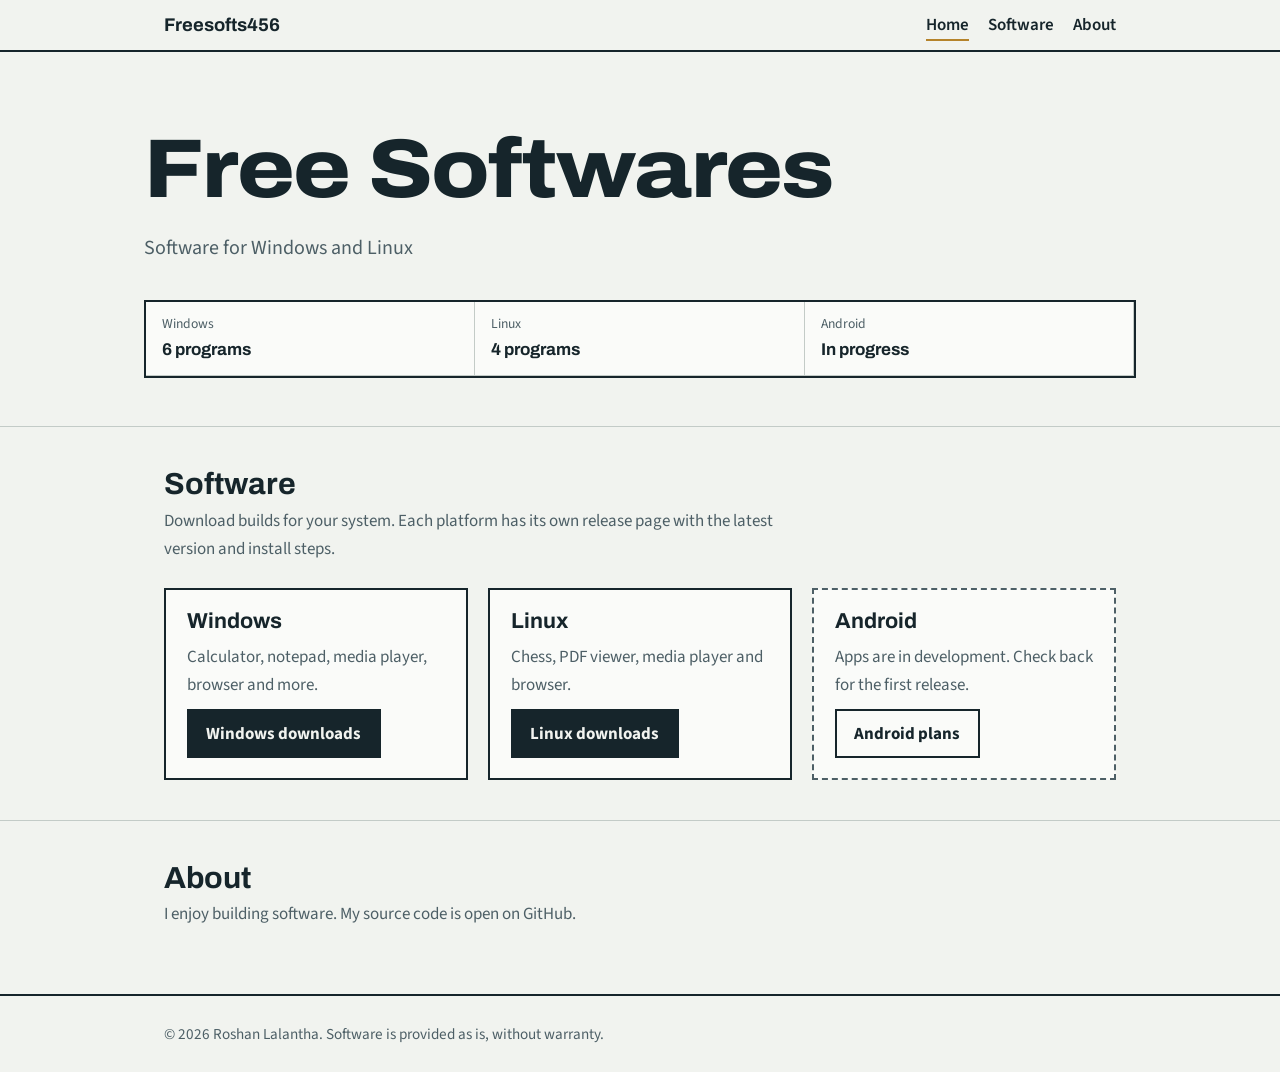
<file: index.html>
<!DOCTYPE html>
<html lang="en">
<head>
<meta charset="utf-8">
<meta name="viewport" content="width=device-width, initial-scale=1">
<title>Free Softwares </title>
<meta name="description" content="Free Windows and Linux software, with Android apps coming soon">
<link rel="preconnect" href="https://fonts.googleapis.com"><link rel="preconnect" href="https://fonts.gstatic.com" crossorigin>
<link href="https://fonts.googleapis.com/css2?family=Archivo:wdth,wght@100..125,400..800&family=Source+Sans+3:wght@400;600&display=swap" rel="stylesheet">
<link rel="stylesheet" href="style.css">
</head>
<body>
<header><div class="wrap">
<a class="brand" href="index.html">Freesofts456</a>
<nav aria-label="Main"><a href="index.html" aria-current="page">Home</a><a href="software.html">Software</a><a href="#about">About</a></nav>
</div></header>
<main>
<div class="wrap hero">
<h1>Free Softwares</h1>
<p>Software for Windows and Linux</p>
<div class="block" aria-label="Quick facts">
<div><small>Windows</small><b>6 programs</b></div>
<div><small>Linux</small><b>4 programs</b></div>
<div><small>Android</small><b>In progress</b></div>
</div>
</div>
<section id="software"><div class="wrap">
<h2>Software</h2>
<p class="lead">Download builds for your system. Each platform has its own release page with the latest version and install steps.</p>
<div class="grid">
<div class="item"><h3>Windows</h3><p>Calculator, notepad, media player, browser and more.</p><a class="btn" href="software.html#windows">Windows downloads</a></div>
<div class="item"><h3>Linux</h3><p>Chess, PDF viewer, media player and browser.</p><a class="btn" href="software.html#linux">Linux downloads</a></div>
<div class="item soon"><h3>Android</h3><p>Apps are in development. Check back for the first release.</p><a class="btn alt" href="software.html#android">Android plans</a></div>
</div>
</div></section>
<section id="about"><div class="wrap">
<h2>About</h2>
<p class="lead">I enjoy building software. My source code is open on GitHub.</p>
</div></section>
</main>
<footer><div class="wrap">© 2026 Roshan Lalantha. Software is provided as is, without warranty.</div></footer>
</body>
</html>
</file>
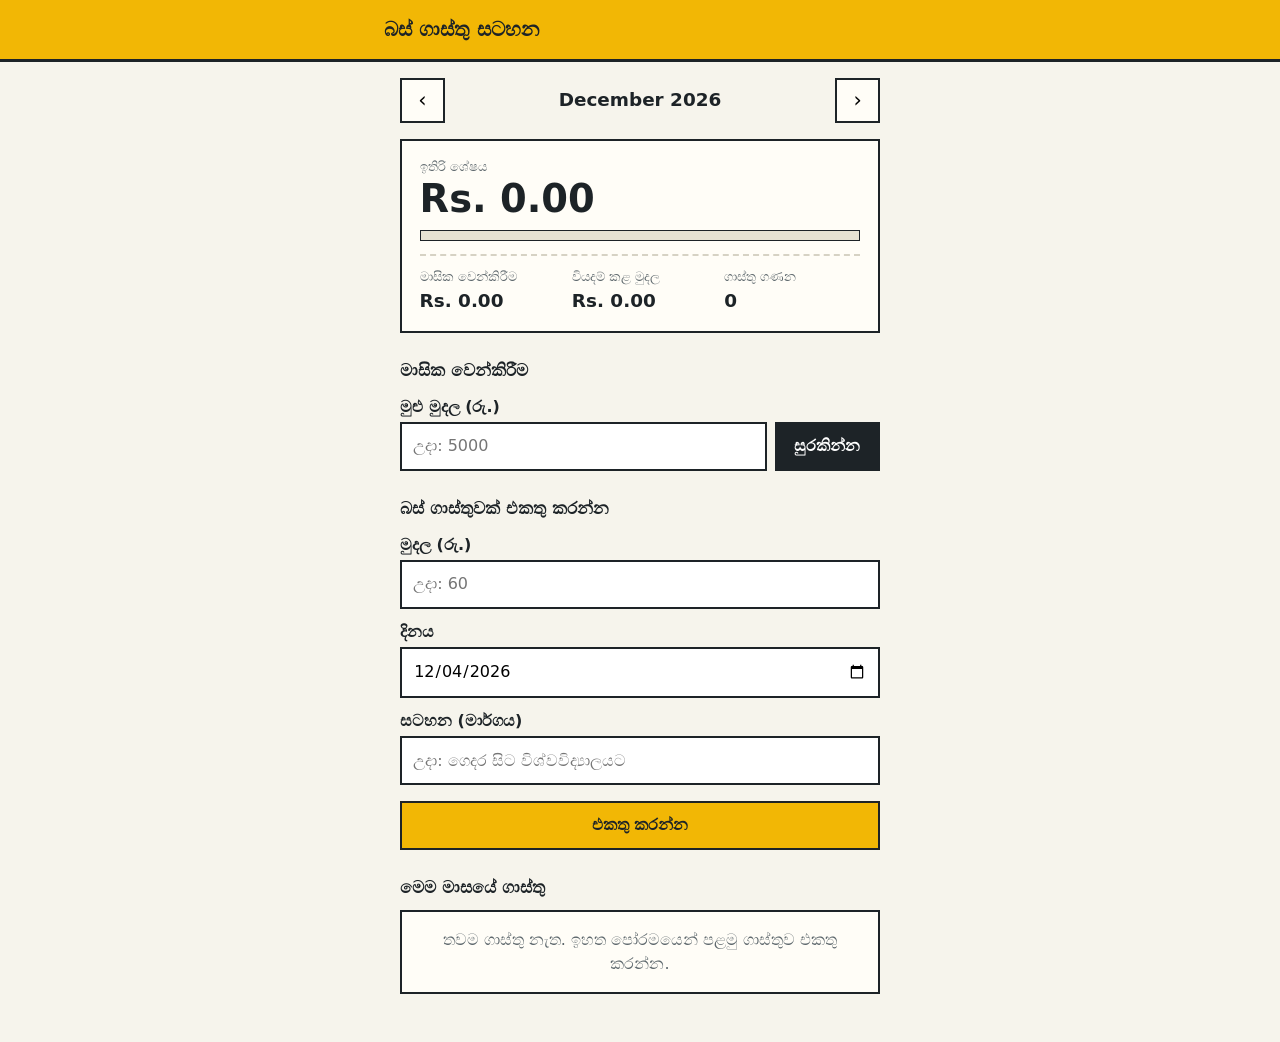
<file: Monthly Expenditures/index.html>
<!DOCTYPE html>
<html lang="si">
<head>
<meta charset="utf-8">
<meta name="viewport" content="width=device-width, initial-scale=1, viewport-fit=cover">
<meta name="theme-color" content="#f2b705">
<link rel="manifest" href="manifest.webmanifest">
<link rel="icon" href="icon-192.png">
<title>බස් ගාස්තු සටහන</title>
<style>
:root{--paper:#f6f4ec;--ink:#1d2327;--mute:#5d676c;--line:#d6d2c4;--bus:#f2b705;--ok:#1d6b4a;--bad:#b3261e;--card:#fffdf7}
*{box-sizing:border-box}
body{margin:0;background:var(--paper);color:var(--ink);font:1rem/1.5 system-ui,-apple-system,"Noto Sans Sinhala","Iskoola Pota",sans-serif;padding:env(safe-area-inset-top) 0 env(safe-area-inset-bottom)}
.wrap{max-width:32rem;margin:0 auto;padding:0 1rem 3rem}
header{background:var(--bus);border-bottom:3px solid var(--ink);padding:.9rem 1rem}
header h1{margin:0;font-size:1.25rem;max-width:32rem;margin:0 auto}
.month{display:flex;align-items:center;justify-content:space-between;margin:1rem 0}
.month b{font-size:1.15rem}
button,input{font:inherit}
.icon{width:2.8rem;height:2.8rem;border:2px solid var(--ink);background:var(--card);font-size:1.3rem;cursor:pointer}
.ticket{background:var(--card);border:2px solid var(--ink);padding:1rem 1.1rem;position:relative}
.ticket small{display:block;color:var(--mute)}
.bal{font-size:2.4rem;font-weight:800;line-height:1.1;margin:.1rem 0 .6rem}
.bal.neg{color:var(--bad)}
.bar{height:.7rem;background:#e6e2d2;border:1px solid var(--ink)}
.bar i{display:block;height:100%;background:var(--ink);width:0}
.bar.over i{background:var(--bad)}
.row{display:flex;justify-content:space-between;gap:1rem;margin-top:.8rem;border-top:2px dashed var(--line);padding-top:.7rem}
.row div{flex:1}
.row b{font-size:1.15rem}
h2{font-size:1.05rem;margin:1.6rem 0 .6rem}
label{display:block;font-weight:600;margin:.7rem 0 .2rem}
input{width:100%;padding:.65rem .7rem;border:2px solid var(--ink);background:#fff;border-radius:0}
input:focus-visible,button:focus-visible{outline:3px solid var(--bus);outline-offset:2px}
.inline{display:flex;gap:.5rem}
.inline input{flex:1}
.btn{background:var(--ink);color:#fff;border:2px solid var(--ink);padding:.65rem 1.1rem;font-weight:700;cursor:pointer}
.btn.full{width:100%;margin-top:1rem;background:var(--bus);color:var(--ink)}
ul{list-style:none;margin:0;padding:0;border:2px solid var(--ink);background:var(--card)}
li{display:flex;align-items:center;gap:.7rem;padding:.6rem .8rem;border-bottom:1px solid var(--line)}
li:last-child{border-bottom:0}
li .d{flex:1;min-width:0}
li .d span{display:block;color:var(--mute);font-size:.9rem;overflow:hidden;text-overflow:ellipsis;white-space:nowrap}
li .a{font-weight:700}
li button{background:none;border:0;color:var(--bad);cursor:pointer;padding:.4rem;font-weight:600}
.empty{color:var(--mute);padding:1rem;text-align:center}
</style>
</head>
<body>
<header><h1>බස් ගාස්තු සටහන</h1></header>
<div class="wrap">
<div class="month"><button class="icon" id="prev" aria-label="පෙර මාසය">‹</button><b id="mname"></b><button class="icon" id="next" aria-label="ඊළඟ මාසය">›</button></div>

<div class="ticket">
<small>ඉතිරි ශේෂය</small>
<div class="bal" id="bal">Rs. 0.00</div>
<div class="bar" id="bar"><i id="fill"></i></div>
<div class="row"><div><small>මාසික වෙන්කිරීම</small><b id="alloc">Rs. 0.00</b></div><div><small>වියදම් කළ මුදල</small><b id="spent">Rs. 0.00</b></div><div><small>ගාස්තු ගණන</small><b id="count">0</b></div></div>
</div>

<h2>මාසික වෙන්කිරීම</h2>
<label for="ain">මුළු මුදල (රු.)</label>
<div class="inline"><input id="ain" type="number" inputmode="decimal" min="0" step="any" placeholder="උදා: 5000"><button class="btn" id="asave">සුරකින්න</button></div>

<h2>බස් ගාස්තුවක් එකතු කරන්න</h2>
<label for="amt">මුදල (රු.)</label>
<input id="amt" type="number" inputmode="decimal" min="0" step="any" placeholder="උදා: 60">
<label for="dt">දිනය</label>
<input id="dt" type="date">
<label for="note">සටහන (මාර්ගය)</label>
<input id="note" type="text" placeholder="උදා: ගෙදර සිට විශ්වවිද්‍යාලයට">
<button class="btn full" id="add">එකතු කරන්න</button>

<h2>මෙම මාසයේ ගාස්තු</h2>
<ul id="list"></ul>
</div>
<script>
var KEY="busfare.v1",db={},cur=new Date();cur.setDate(1);
function load(){try{db=JSON.parse(localStorage.getItem(KEY))||{}}catch(e){db={}}}
function save(){try{localStorage.setItem(KEY,JSON.stringify(db))}catch(e){alert("දත්ත සුරැකීමට නොහැකි විය.")}}
function mk(d){return d.getFullYear()+"-"+String(d.getMonth()+1).padStart(2,"0")}
function today(){var t=new Date();return t.getFullYear()+"-"+String(t.getMonth()+1).padStart(2,"0")+"-"+String(t.getDate()).padStart(2,"0")}
function rs(n){return"Rs. "+Number(n).toLocaleString("en-US",{minimumFractionDigits:2,maximumFractionDigits:2})}
function month(){var k=mk(cur);if(!db[k])db[k]={alloc:0,entries:[]};return db[k]}
function $(id){return document.getElementById(id)}
function render(){
  var m=month(),spent=m.entries.reduce(function(s,e){return s+e.amount},0),bal=m.alloc-spent;
  var nm;try{nm=cur.toLocaleDateString("si-LK",{month:"long",year:"numeric"})}catch(e){nm=mk(cur)}
  $("mname").textContent=nm;
  $("bal").textContent=rs(bal);$("bal").className="bal"+(bal<0?" neg":"");
  $("alloc").textContent=rs(m.alloc);$("spent").textContent=rs(spent);$("count").textContent=m.entries.length;
  var p=m.alloc>0?Math.min(100,spent/m.alloc*100):(spent>0?100:0);
  $("fill").style.width=p+"%";$("bar").className="bar"+(bal<0?" over":"");
  $("ain").value=m.alloc||"";
  var ul=$("list");ul.innerHTML="";
  if(!m.entries.length){var li=document.createElement("li");li.className="empty";li.textContent="තවම ගාස්තු නැත. ඉහත පෝරමයෙන් පළමු ගාස්තුව එකතු කරන්න.";ul.appendChild(li);return}
  m.entries.slice().sort(function(a,b){return a.date<b.date?1:-1}).forEach(function(e){
    var li=document.createElement("li"),d=document.createElement("div"),a=document.createElement("div"),b=document.createElement("button");
    d.className="d";d.innerHTML="<b></b><span></span>";d.firstChild.textContent=e.date;d.lastChild.textContent=e.note||"";
    a.className="a";a.textContent=rs(e.amount);
    b.textContent="මකන්න";b.onclick=function(){if(confirm("මෙම සටහන මකන්නද?")){m.entries=m.entries.filter(function(x){return x.id!==e.id});save();render()}};
    li.appendChild(d);li.appendChild(a);li.appendChild(b);ul.appendChild(li)});
}
$("prev").onclick=function(){cur.setMonth(cur.getMonth()-1);render()};
$("next").onclick=function(){cur.setMonth(cur.getMonth()+1);render()};
$("asave").onclick=function(){var v=parseFloat($("ain").value);if(isNaN(v)||v<0){alert("නිවැරදි මුදලක් ඇතුළත් කරන්න.");return}month().alloc=v;save();render()};
$("add").onclick=function(){var v=parseFloat($("amt").value);if(isNaN(v)||v<=0){alert("නිවැරදි මුදලක් ඇතුළත් කරන්න.");return}
  var d=$("dt").value||today(),m=month();
  var k=d.slice(0,7);if(k!==mk(cur)){if(!db[k])db[k]={alloc:0,entries:[]};m=db[k]}
  m.entries.push({id:Date.now(),date:d,amount:v,note:$("note").value.trim()});
  save();$("note").value="";render()};
$("dt").value=today();
load();render();
if("serviceWorker"in navigator)navigator.serviceWorker.register("sw.js").catch(function(){});
</script>
</body>
</html>
</file>
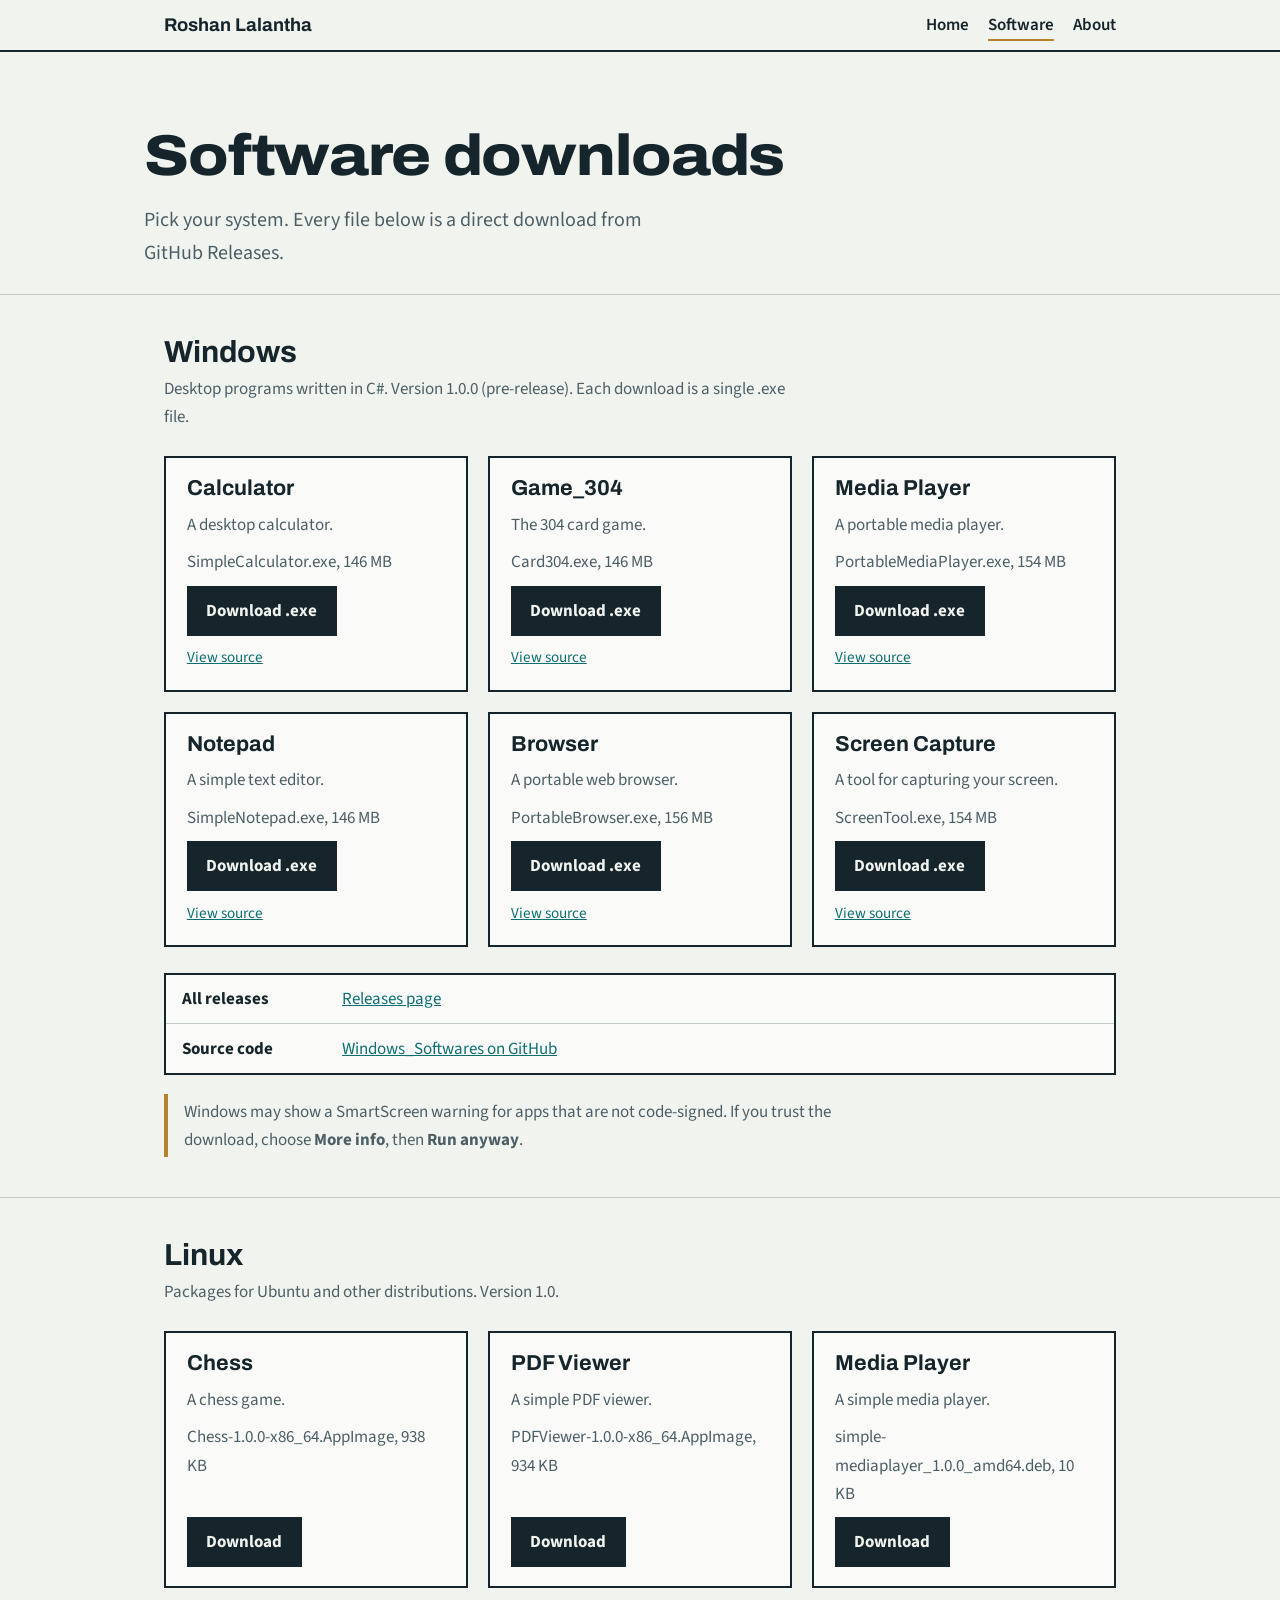
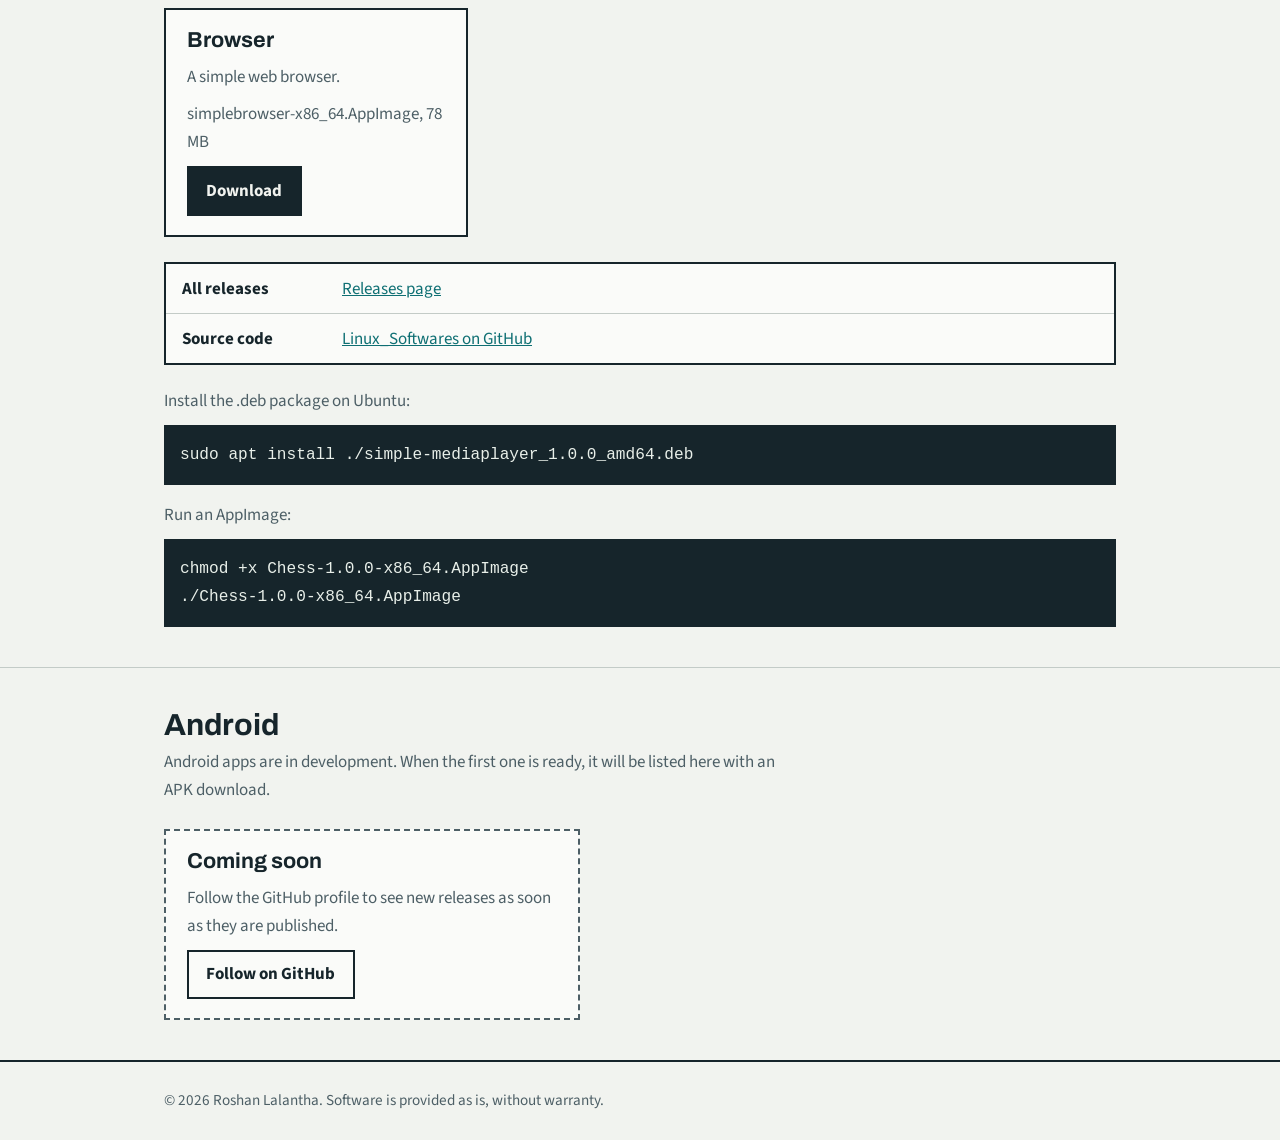
<file: software.html>
<!DOCTYPE html>
<html lang="en">
<head>
<meta charset="utf-8">
<meta name="viewport" content="width=device-width, initial-scale=1">
<title>Software downloads | Roshan Lalantha</title>
<meta name="description" content="Download Windows and Linux software by Roshan Lalantha. Android apps coming soon.">
<link rel="preconnect" href="https://fonts.googleapis.com"><link rel="preconnect" href="https://fonts.gstatic.com" crossorigin>
<link href="https://fonts.googleapis.com/css2?family=Archivo:wdth,wght@100..125,400..800&family=Source+Sans+3:wght@400;600&display=swap" rel="stylesheet">
<link rel="stylesheet" href="style.css">
</head>
<body>
<header><div class="wrap">
<a class="brand" href="index.html">Roshan Lalantha</a>
<nav aria-label="Main"><a href="index.html">Home</a><a href="software.html" aria-current="page">Software</a><a href="index.html#about">About</a></nav>
</div></header>
<main>
<div class="wrap hero" style="padding-bottom:1.5rem">
<h1 style="font-size:clamp(2.2rem,6vw,3.6rem)">Software downloads</h1>
<p>Pick your system. Every file below is a direct download from GitHub Releases.</p>
</div>

<section id="windows"><div class="wrap">
<h2>Windows</h2>
<p class="lead">Desktop programs written in C#. Version 1.0.0 (pre-release). Each download is a single .exe file.</p>
<div class="grid">
<div class="item"><h3>Calculator</h3><p>A desktop calculator.</p><p>SimpleCalculator.exe, 146 MB</p><a class="btn" href="https://github.com/roshanlalanthaUOM/Windows_Softwares/releases/download/v1.0.0/SimpleCalculator.exe">Download .exe</a><a href="https://github.com/roshanlalanthaUOM/Windows_Softwares/tree/main/Calculator" target="_blank" rel="noopener">View source</a></div>
<div class="item"><h3>Game_304</h3><p>The 304 card game.</p><p>Card304.exe, 146 MB</p><a class="btn" href="https://github.com/roshanlalanthaUOM/Windows_Softwares/releases/download/v1.0.0/Card304.exe">Download .exe</a><a href="https://github.com/roshanlalanthaUOM/Windows_Softwares/tree/main/Game_304" target="_blank" rel="noopener">View source</a></div>
<div class="item"><h3>Media Player</h3><p>A portable media player.</p><p>PortableMediaPlayer.exe, 154 MB</p><a class="btn" href="https://github.com/roshanlalanthaUOM/Windows_Softwares/releases/download/v1.0.0/PortableMediaPlayer.exe">Download .exe</a><a href="https://github.com/roshanlalanthaUOM/Windows_Softwares/tree/main/Media_Player" target="_blank" rel="noopener">View source</a></div>
<div class="item"><h3>Notepad</h3><p>A simple text editor.</p><p>SimpleNotepad.exe, 146 MB</p><a class="btn" href="https://github.com/roshanlalanthaUOM/Windows_Softwares/releases/download/v1.0.0/SimpleNotepad.exe">Download .exe</a><a href="https://github.com/roshanlalanthaUOM/Windows_Softwares/tree/main/Notepad" target="_blank" rel="noopener">View source</a></div>
<div class="item"><h3>Browser</h3><p>A portable web browser.</p><p>PortableBrowser.exe, 156 MB</p><a class="btn" href="https://github.com/roshanlalanthaUOM/Windows_Softwares/releases/download/v1.0.0/PortableBrowser.exe">Download .exe</a><a href="https://github.com/roshanlalanthaUOM/Windows_Softwares/tree/main/P_Browser" target="_blank" rel="noopener">View source</a></div>
<div class="item"><h3>Screen Capture</h3><p>A tool for capturing your screen.</p><p>ScreenTool.exe, 154 MB</p><a class="btn" href="https://github.com/roshanlalanthaUOM/Windows_Softwares/releases/download/v1.0.0/ScreenTool.exe">Download .exe</a><a href="https://github.com/roshanlalanthaUOM/Windows_Softwares/tree/main/Screen%20Capture" target="_blank" rel="noopener">View source</a></div>
</div>
<dl class="rows" style="margin-top:1.6rem">
<div><dt>All releases</dt><dd><a href="https://github.com/roshanlalanthaUOM/Windows_Softwares/releases" target="_blank" rel="noopener">Releases page</a></dd></div>
<div><dt>Source code</dt><dd><a href="https://github.com/roshanlalanthaUOM/Windows_Softwares" target="_blank" rel="noopener">Windows_Softwares on GitHub</a></dd></div>
</dl>
<p class="note">Windows may show a SmartScreen warning for apps that are not code-signed. If you trust the download, choose <b>More info</b>, then <b>Run anyway</b>.</p>
</div></section>

<section id="linux"><div class="wrap">
<h2>Linux</h2>
<p class="lead">Packages for Ubuntu and other distributions. Version 1.0.</p>
<div class="grid">
<div class="item"><h3>Chess</h3><p>A chess game.</p><p>Chess-1.0.0-x86_64.AppImage, 938 KB</p><a class="btn" href="https://github.com/roshanlalanthaUOM/Linux_Softwares/releases/download/V1.0/Chess-1.0.0-x86_64.AppImage">Download</a></div>
<div class="item"><h3>PDF Viewer</h3><p>A simple PDF viewer.</p><p>PDFViewer-1.0.0-x86_64.AppImage, 934 KB</p><a class="btn" href="https://github.com/roshanlalanthaUOM/Linux_Softwares/releases/download/V1.0/PDFViewer-1.0.0-x86_64.AppImage">Download</a></div>
<div class="item"><h3>Media Player</h3><p>A simple media player.</p><p>simple-mediaplayer_1.0.0_amd64.deb, 10 KB</p><a class="btn" href="https://github.com/roshanlalanthaUOM/Linux_Softwares/releases/download/V1.0/simple-mediaplayer_1.0.0_amd64.deb">Download</a></div>
<div class="item"><h3>Browser</h3><p>A simple web browser.</p><p>simplebrowser-x86_64.AppImage, 78 MB</p><a class="btn" href="https://github.com/roshanlalanthaUOM/Linux_Softwares/releases/download/V1.0/simplebrowser-x86_64.AppImage">Download</a></div>
</div>
<dl class="rows" style="margin-top:1.6rem">
<div><dt>All releases</dt><dd><a href="https://github.com/roshanlalanthaUOM/Linux_Softwares/releases" target="_blank" rel="noopener">Releases page</a></dd></div>
<div><dt>Source code</dt><dd><a href="https://github.com/roshanlalanthaUOM/Linux_Softwares" target="_blank" rel="noopener">Linux_Softwares on GitHub</a></dd></div>
</dl>
<p class="lead" style="margin-top:1.4rem;margin-bottom:0">Install the .deb package on Ubuntu:</p>
<pre><code>sudo apt install ./simple-mediaplayer_1.0.0_amd64.deb</code></pre>
<p class="lead" style="margin:1rem 0 0">Run an AppImage:</p>
<pre><code>chmod +x Chess-1.0.0-x86_64.AppImage
./Chess-1.0.0-x86_64.AppImage</code></pre>
</div></section>

<section id="android"><div class="wrap">
<h2>Android</h2>
<p class="lead">Android apps are in development. When the first one is ready, it will be listed here with an APK download.</p>
<div class="item soon" style="max-width:26rem"><h3>Coming soon</h3><p>Follow the GitHub profile to see new releases as soon as they are published.</p><a class="btn alt" href="https://github.com/roshanlalanthaUOM" target="_blank" rel="noopener">Follow on GitHub</a></div>
</div></section>

<!-- To list an individual program, copy this block into a section above:
<div class="item"><h3>Program name</h3><p>One sentence about what it does.</p>
<dl class="rows"><div><dt>Version</dt><dd>1.0.0</dd></div><div><dt>Size</dt><dd>12 MB</dd></div><div><dt>SHA-256</dt><dd><code>paste checksum</code></dd></div></dl>
<a class="btn" href="RELEASE-FILE-URL">Download</a></div> -->
</main>
<footer><div class="wrap">© 2026 Roshan Lalantha. Software is provided as is, without warranty.</div></footer>
</body>
</html>
</file>
<file: style.css>
:root{--paper:#f1f3ef;--ink:#16252b;--mute:#4d5f66;--line:#c3cbc7;--teal:#0e6f73;--brass:#b5832b;--card:#fafbf9}
*{box-sizing:border-box}
html{scroll-padding-top:5rem}
body{margin:0;background:var(--paper);color:var(--ink);font:1.0625rem/1.65 "Source Sans 3",system-ui,-apple-system,"Segoe UI",sans-serif}
h1,h2,h3{font-family:"Archivo","Arial Narrow",system-ui,sans-serif;line-height:1.1;margin:0}
a{color:var(--teal)}
a:focus-visible,.btn:focus-visible{outline:3px solid var(--brass);outline-offset:3px}
.wrap{max-width:62rem;margin:0 auto;padding:0 1.25rem}
header{border-bottom:2px solid var(--ink);background:var(--paper);position:sticky;top:0;z-index:5}
header .wrap{display:flex;justify-content:space-between;align-items:center;gap:1rem;flex-wrap:wrap;padding-top:.7rem;padding-bottom:.7rem}
.brand{font:700 1.15rem "Archivo",sans-serif;text-decoration:none;color:var(--ink)}
nav a{margin-left:1.2rem;text-decoration:none;color:var(--ink);font-weight:600;padding-bottom:2px}
nav a[aria-current],nav a:hover{border-bottom:2px solid var(--brass)}
.hero{padding:4.5rem 0 3rem}
.hero h1{font-size:clamp(2.6rem,8vw,5.2rem);font-weight:800;letter-spacing:-.02em;font-stretch:112%}
.hero p{max-width:34rem;font-size:1.25rem;color:var(--mute);margin:1rem 0 0}
.block{display:grid;grid-template-columns:repeat(auto-fit,minmax(11rem,1fr));border:2px solid var(--ink);background:var(--card);margin:2.2rem 0 0}
.block div{padding:.7rem 1rem;border-right:1px solid var(--line);border-bottom:1px solid var(--line)}
.block small{display:block;color:var(--mute);font-size:.85rem}
.block b{font-family:"Archivo",sans-serif}
section{padding:2.5rem 0;border-top:1px solid var(--line)}
section>.wrap>h2{font-size:1.9rem;margin-bottom:.4rem}
.lead{color:var(--mute);max-width:40rem;margin:0 0 1.6rem}
.grid{display:grid;grid-template-columns:repeat(auto-fit,minmax(16rem,1fr));gap:1.25rem}
.item{border:2px solid var(--ink);background:var(--card);padding:1.2rem 1.3rem;display:flex;flex-direction:column;gap:.6rem}
.item h3{font-size:1.35rem}
.item p{margin:0;color:var(--mute)}
.item.soon{border-style:dashed;border-color:var(--mute)}
.btn{display:inline-block;align-self:flex-start;background:var(--ink);color:var(--paper);text-decoration:none;font-weight:700;padding:.55rem 1.1rem;border:2px solid var(--ink);margin-top:auto}
.btn:hover{background:var(--teal);border-color:var(--teal)}
.btn.alt{background:transparent;color:var(--ink)}
.btn.alt:hover{background:var(--ink);color:var(--paper)}
.rows{border:2px solid var(--ink);background:var(--card)}
.rows div{display:grid;grid-template-columns:9rem 1fr;gap:1rem;padding:.65rem 1rem;border-bottom:1px solid var(--line)}
.rows div:last-child{border-bottom:0}
.rows dt{font-weight:700}
.rows dd{margin:0}
code{background:#e3e8e4;padding:.1rem .35rem;font-size:.95em}
pre{background:var(--ink);color:#e8efe9;padding:1rem;overflow-x:auto;margin:.6rem 0 0}
pre code{background:none;padding:0}
.note{border-left:4px solid var(--brass);padding:.2rem 0 .2rem 1rem;color:var(--mute);margin:1.2rem 0 0;max-width:42rem}
footer{border-top:2px solid var(--ink);padding:1.6rem 0;color:var(--mute);font-size:.95rem}
@media(max-width:34rem){.rows div{grid-template-columns:1fr;gap:.1rem}nav a{margin:0 1rem 0 0}}
.item a:not(.btn){font-size:.95rem}
</file>
